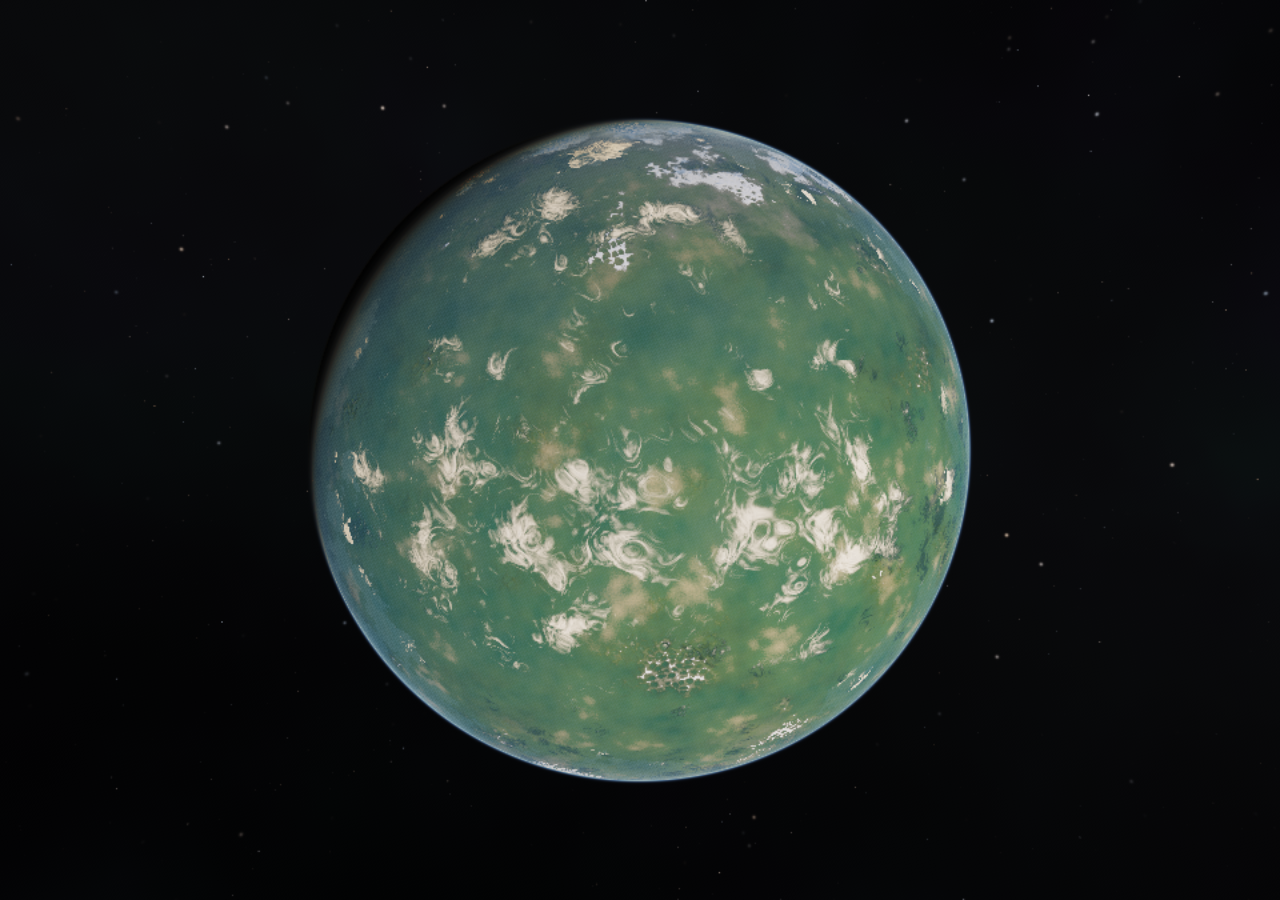
<file: dev.html>
<!doctype html><meta charset="utf-8"><title>dev</title>
<style>html,body{margin:0;height:100%;background:#000}canvas{width:100%;height:100%;display:block}</style>
<canvas id="c"></canvas>
<script type="module">
import { App } from './src/app.js';
import { generateWorld } from './src/world.js';
const app = new App(document.getElementById('c'));
window.__app = app; window.__gen = generateWorld;
await app.loadWorld(generateWorld(+(location.hash.slice(1) || 7)));
app.start(); window.__ready = true;
</script>
</file>
